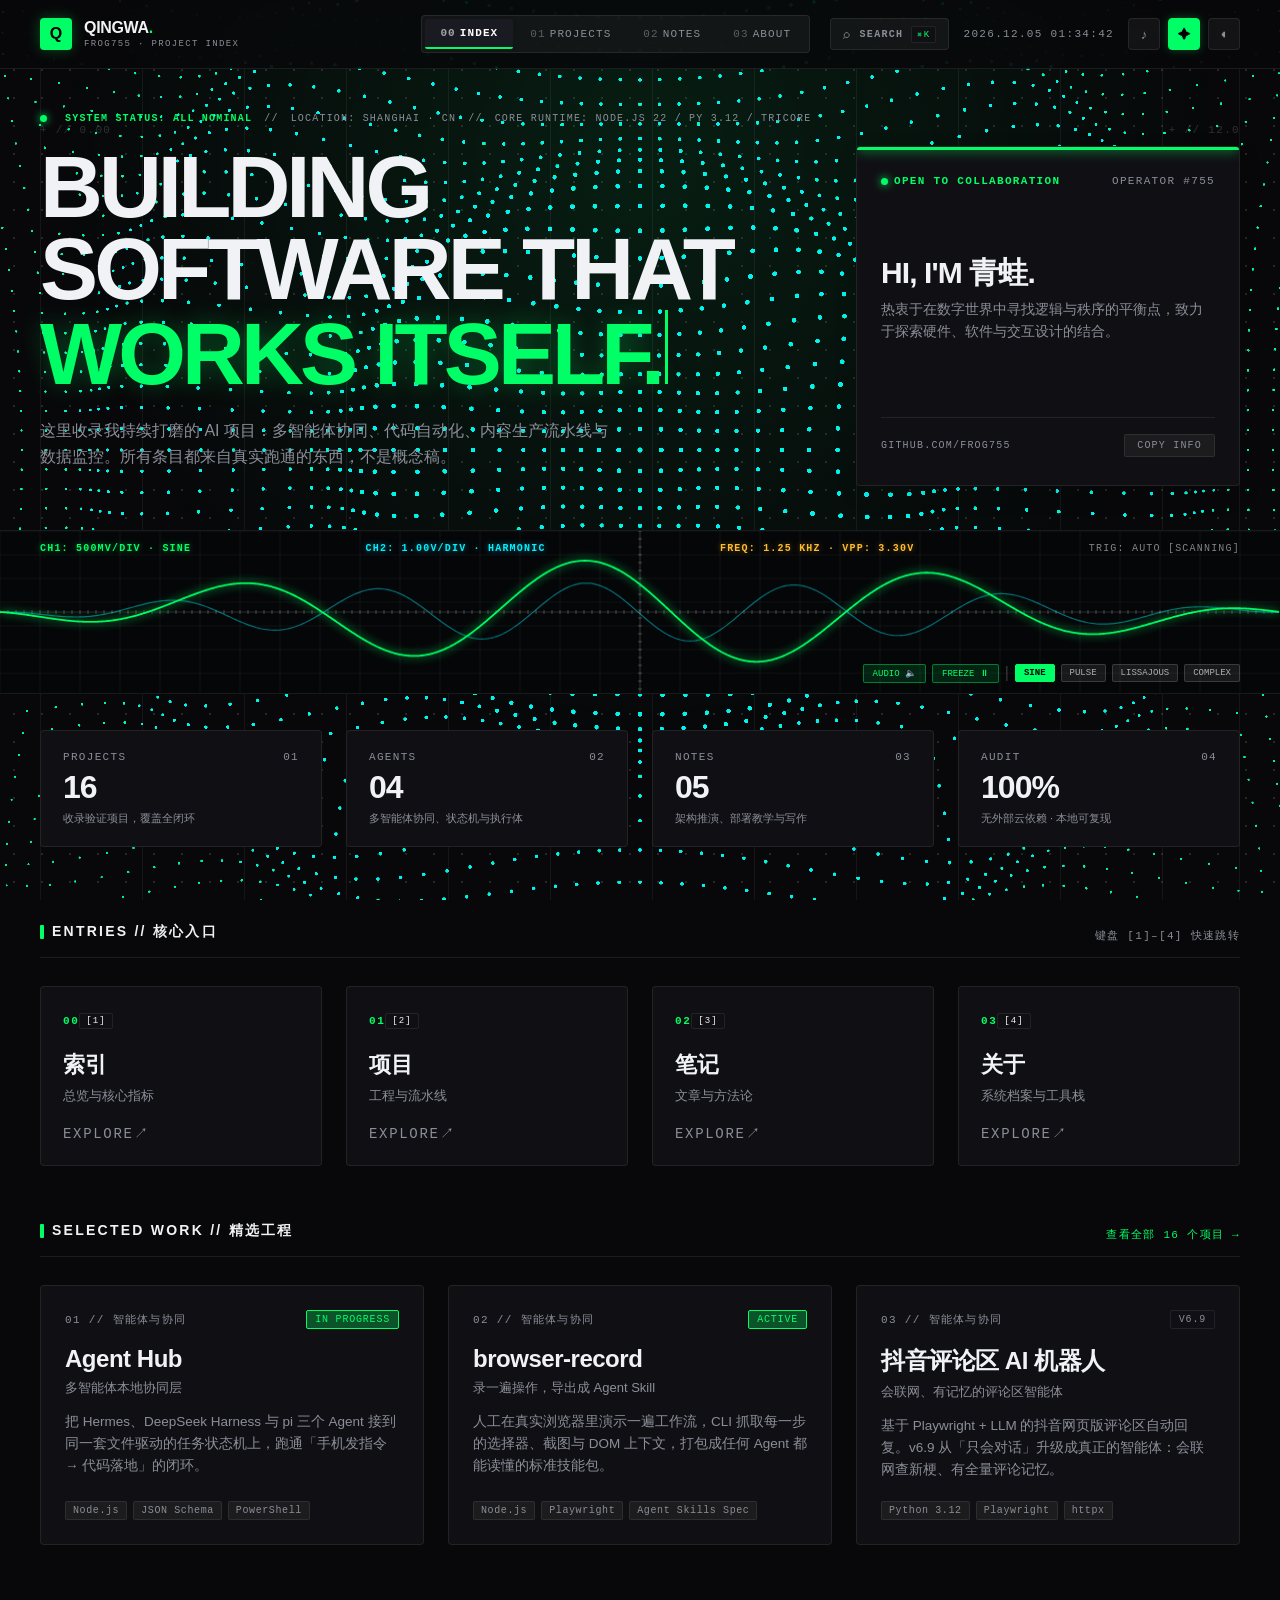
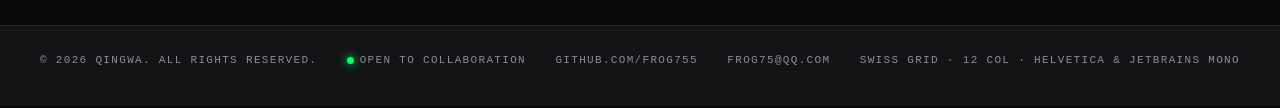
<file: index.html>
<!DOCTYPE html>
<html lang="zh-CN" data-theme="dark">
<head>
<meta charset="UTF-8">
<meta name="viewport" content="width=device-width, initial-scale=1">
<title>QINGWA — Project Index</title>
<meta name="description" content="青蛙 / FROG755 的个人索引站：AI 多智能体协同、开发者工具、内容生产流水线、数据监控与嵌入式项目。">
<link rel="icon" type="image/svg+xml" href="assets/favicon.svg">
<link rel="stylesheet" href="assets/css/style.css">
<!-- 本地优先加载 Three.js 保证零外部阻断；加载失败时页面自动降级 -->
<script src="assets/js/three.min.js"></script>
</head>
<body>

<canvas id="particle-canvas" aria-hidden="true"></canvas>

<div class="grid-lines" aria-hidden="true">
  <span></span><span></span><span></span><span></span><span></span><span></span>
  <span></span><span></span><span></span><span></span><span></span><span></span>
</div>

<header class="masthead">
  <div class="masthead-inner">
    <div class="brand">
      <div class="brand-mark" id="brand-mark">Q</div>
      <div>
        <span class="brand-name" id="brand-name">QINGWA</span>
        <span class="brand-sub mono" id="brand-sub">FROG755 · PROJECT INDEX</span>
      </div>
    </div>

    <nav class="tabs" id="tabs" role="tablist" aria-label="主入口切换"></nav>

    <div class="masthead-right">
      <button class="cmd-trigger mono" id="cmdTrigger" title="全局搜索 (Ctrl+K / ⌘K)">
        <span class="cmd-trigger-icon">⌕</span>
        <span class="cmd-trigger-text">SEARCH</span>
        <span class="cmd-trigger-kbd">⌘K</span>
      </button>
      <span class="clock mono" id="clock"></span>
      <button class="icon-btn" id="soundToggle" title="按键触觉音效" aria-label="按键微音效">♪</button>
      <button class="icon-btn is-on" id="fxToggle" title="切换粒子背景" aria-label="切换粒子背景">&#10022;</button>
      <button class="icon-btn" id="themeToggle" title="切换明暗主题" aria-label="切换明暗主题">&#9686;</button>
    </div>
  </div>
</header>

<main>
  <section class="view" id="view-index" role="tabpanel"></section>
  <section class="view" id="view-projects" role="tabpanel"></section>
  <section class="view" id="view-notes" role="tabpanel"></section>
  <section class="view" id="view-about" role="tabpanel"></section>
</main>

<footer>
  <div class="foot-inner">
    <span class="mono">&copy; 2026 <span id="foot-name"></span>. ALL RIGHTS RESERVED.</span>
    <span class="mono" id="foot-status"></span>
    <span class="mono" id="foot-contact"></span>
    <a class="mono foot-mail" id="foot-email" href="#"></a>
    <span class="mono">SWISS GRID · 12 COL · HELVETICA &amp; JETBRAINS MONO</span>
  </div>
</footer>

<!-- 详情抽屉面板 -->
<div class="sheet" id="sheet" role="dialog" aria-modal="true">
  <div class="sheet-bg" id="sheet-bg"></div>
  <div class="sheet-panel" id="sheet-body"></div>
</div>

<!-- Command Palette 全局命令 / 快捷搜索面板 -->
<div class="cmd-palette" id="cmdPalette" role="dialog" aria-modal="true" hidden>
  <div class="cmd-backdrop" id="cmdBackdrop"></div>
  <div class="cmd-modal">
    <div class="cmd-head">
      <span class="cmd-search-icon">⌕</span>
      <input type="text" class="cmd-input" id="cmdInput" placeholder="搜索项目、笔记、技术栈或快速跳转 (ESC 关闭)..." autocomplete="off" spellcheck="false">
      <span class="cmd-esc mono">ESC</span>
    </div>
    <div class="cmd-body" id="cmdList"></div>
    <div class="cmd-foot mono">
      <span><kbd>↑</kbd><kbd>↓</kbd> 移动选择</span>
      <span><kbd>↵</kbd> 打开</span>
      <span><kbd>ESC</kbd> 退出</span>
    </div>
  </div>
</div>

<!-- Toast 气泡通知 -->
<div class="toast mono" id="toast" aria-live="polite"></div>

<script src="assets/js/data.js"></script>
<script src="assets/js/app.js"></script>
</body>
</html>
</file>
<file: assets/css/style.css>
/* ============================================================
   SWISS STYLE × QINGWA // FROG755
   International Typographic Style + High-Tech Cyber Green Monospaced Systems
   12-Column Grid · Hairlines · Phosphor Oscilloscope · Bento Grid · Cmd+K
   ============================================================ */

:root {
  --paper: #f4f3ef;
  --card: #ffffff;
  --card-hover: #fafaf8;
  --card-elevated: #ffffff;
  --ink: #0b0c0e;
  --sub: #52565e;
  --line: rgba(0, 0, 0, 0.12);
  --line-strong: rgba(0, 0, 0, 0.85);
  --line-subtle: rgba(0, 0, 0, 0.06);
  
  --accent: #007a3d;          /* 瑞士绿 / 经典青蛙深绿（浅底保证极高对比度） */
  --accent-rgb: 0, 122, 61;
  --accent-ink: #ffffff;
  --accent-glow: rgba(0, 122, 61, 0.22);
  --accent-cyan: #00768a;
  
  --hover-bg: rgba(0, 0, 0, 0.05);
  --glass-bg: rgba(244, 243, 239, 0.88);

  --sans: -apple-system, BlinkMacSystemFont, "Segoe UI", Roboto, "Helvetica Neue", "PingFang SC", "Hiragino Sans GB", "Microsoft YaHei", sans-serif;
  --mono: "JetBrains Mono", "SF Mono", "Fira Code", Menlo, Monaco, Consolas, monospace;

  --gut: 24px;
  --edge: 40px;
  --max: 1440px;
  --radius-sm: 4px;
  --radius-md: 6px;
  --transition: 0.18s cubic-bezier(0.16, 1, 0.3, 1);
}

html[data-theme="dark"] {
  --paper: #08080a;
  --card: #101014;
  --card-hover: #16161c;
  --card-elevated: #1a1a22;
  --ink: #f0f2f5;
  --sub: #8b8e99;
  --line: rgba(255, 255, 255, 0.08);
  --line-strong: rgba(255, 255, 255, 0.32);
  --line-subtle: rgba(255, 255, 255, 0.03);

  --accent: #00ff66;          /* 荧光绿 / 赛博终端主色 */
  --accent-rgb: 0, 255, 102;
  --accent-ink: #000000;
  --accent-glow: rgba(0, 255, 102, 0.28);
  --accent-cyan: #00f0ff;

  --hover-bg: rgba(255, 255, 255, 0.05);
  --glass-bg: rgba(8, 8, 10, 0.82);
}

* { box-sizing: border-box; }

html, body {
  margin: 0;
  padding: 0;
  background: var(--paper);
  color: var(--ink);
  font-family: var(--sans);
  -webkit-font-smoothing: antialiased;
  -moz-osx-font-smoothing: grayscale;
  text-rendering: optimizeLegibility;
  transition: background .25s ease, color .25s ease;
  overflow-x: hidden;
}

/* ============================================================
   背景网点与工程坐标图纸质感 (LIGHT & DARK DOT MATRIX)
   ============================================================ */

/* 暗色高科技点阵与微环境辉光 */
html[data-theme="dark"] body::before {
  content: "";
  position: fixed;
  inset: 0;
  pointer-events: none;
  z-index: 0;
  background-image:
    radial-gradient(circle at 50% 18%, rgba(var(--accent-rgb), 0.09) 0%, transparent 60%),
    radial-gradient(circle, rgba(255, 255, 255, 0.12) 1.2px, transparent 1.2px);
  background-size: 100% 100%, 28px 28px;
}

/* 浅色模式：微环境环境光，静止备用点阵（WebGL 粒子提供全屏动态点阵） */
html[data-theme="light"] body::before {
  content: "";
  position: fixed;
  inset: 0;
  pointer-events: none;
  z-index: 0;
  background-image:
    radial-gradient(circle at 50% 12%, rgba(0, 122, 61, 0.04) 0%, transparent 60%);
  background-size: 100% 100%;
}

/* 粒子关闭时的静态备用工程网点 */
body.no-particles::before {
  background-image:
    radial-gradient(circle, rgba(14, 16, 22, 0.24) 1.5px, transparent 1.5px) !important;
  background-size: 26px 26px !important;
}

::selection {
  background: var(--accent);
  color: var(--accent-ink);
}

a { color: inherit; text-decoration: none; }
button { font: inherit; color: inherit; background: none; border: 0; cursor: pointer; padding: 0; }

.mono {
  font-family: var(--mono);
  font-size: 11px;
  letter-spacing: .12em;
  text-transform: uppercase;
}

.wrap {
  max-width: var(--max);
  margin: 0 auto;
  padding: 0 var(--edge);
  position: relative;
}

/* ---------- 瑞士风格工程十字定位准星 (SWISS CROSSHAIRS) ---------- */
.crosshair {
  position: absolute;
  font-family: var(--mono);
  font-size: 11px;
  color: var(--line-strong);
  opacity: 0.5;
  pointer-events: none;
  user-select: none;
  line-height: 1;
}
.crosshair-tl { top: 12px; left: var(--edge); }
.crosshair-tr { top: 12px; right: var(--edge); }

/* ---------- 粒子背景 ---------- */
#particle-canvas {
  position: fixed;
  top: 0; left: 0;
  width: 100vw; height: 100vh;
  pointer-events: none;
  z-index: 0;
  opacity: .95;
  transition: opacity .4s ease;
}
html[data-theme="dark"] #particle-canvas {
  opacity: .95;
}
/* 浅色主题：粒子采用纯正深黑色 NormalBlending 渲染，完全不透明直接叠加在纸张底色上 */
html[data-theme="light"] #particle-canvas {
  opacity: 1;
}
body.no-particles #particle-canvas { display: none; }

/* ---------- 12列背景参考线 ---------- */
.grid-lines {
  position: fixed;
  inset: 0;
  pointer-events: none;
  z-index: 0;
  max-width: var(--max);
  margin: 0 auto;
  padding: 0 var(--edge);
  display: grid;
  grid-template-columns: repeat(12, 1fr);
  gap: var(--gut);
}
.grid-lines span { border-left: 1px solid var(--line); opacity: .75; }
.grid-lines span:last-child { border-right: 1px solid var(--line); }

main, footer { position: relative; z-index: 2; }

/* ---------- Masthead (导航条) ---------- */
.masthead {
  position: sticky;
  top: 0;
  z-index: 40;
  background: var(--glass-bg);
  backdrop-filter: blur(16px);
  -webkit-backdrop-filter: blur(16px);
  border-bottom: 1px solid var(--line);
  transition: border-color .2s;
}
.masthead-inner {
  max-width: var(--max);
  margin: 0 auto;
  padding: 0 var(--edge);
  height: 68px;
  display: flex;
  align-items: center;
  gap: 20px;
}

/* 品牌标识 */
.brand {
  display: flex;
  align-items: center;
  gap: 12px;
  flex: 0 0 auto;
  cursor: pointer;
}
.brand-mark {
  width: 32px;
  height: 32px;
  background: var(--accent);
  color: var(--accent-ink);
  display: grid;
  place-items: center;
  font-weight: 900;
  font-size: 16px;
  border-radius: var(--radius-sm);
  box-shadow: 0 0 14px var(--accent-glow);
  transition: transform .18s ease;
}
.brand:hover .brand-mark { transform: scale(1.08) rotate(-4deg); }
.brand-name {
  font-size: 16px;
  font-weight: 900;
  letter-spacing: -.02em;
  line-height: 1.1;
  text-transform: uppercase;
}
.brand-name em {
  font-style: normal;
  color: var(--accent);
}
.brand-sub {
  display: block;
  color: var(--sub);
  font-size: 9px;
  letter-spacing: .15em;
  margin-top: 2px;
}

/* 主入口切换 Tabs */
.tabs {
  display: flex;
  gap: 2px;
  margin-left: auto;
  background: var(--hover-bg);
  padding: 3px;
  border-radius: var(--radius-sm);
  border: 1px solid var(--line);
}
.tab {
  padding: 8px 15px;
  font-family: var(--mono);
  font-size: 11px;
  letter-spacing: .1em;
  text-transform: uppercase;
  color: var(--sub);
  border-radius: 2px;
  transition: all .16s ease;
  white-space: nowrap;
  position: relative;
}
.tab:hover {
  color: var(--ink);
  background: var(--hover-bg);
}
.tab.is-active {
  background: var(--card-elevated);
  color: var(--ink);
  font-weight: 700;
  box-shadow: 0 1px 4px rgba(0,0,0,0.12);
}
html[data-theme="dark"] .tab.is-active {
  color: #fff;
  border-bottom: 2px solid var(--accent);
}
html[data-theme="light"] .tab.is-active {
  border-bottom: 2px solid var(--accent);
}

/* 快捷搜索按钮 (Cmd+K) */
.cmd-trigger {
  display: inline-flex;
  align-items: center;
  gap: 8px;
  height: 32px;
  padding: 0 12px;
  background: var(--hover-bg);
  border: 1px solid var(--line);
  border-radius: var(--radius-sm);
  color: var(--sub);
  transition: all .16s ease;
  cursor: pointer;
}
.cmd-trigger:hover {
  border-color: var(--accent);
  color: var(--ink);
}
.cmd-trigger-icon { font-size: 13px; }
.cmd-trigger-text { font-size: 10px; font-weight: 600; }
.cmd-trigger-kbd {
  font-size: 9px;
  padding: 2px 5px;
  background: var(--card);
  border: 1px solid var(--line);
  border-radius: 2px;
  color: var(--accent);
}

/* 顶部右侧控制群 */
.masthead-right {
  display: flex;
  align-items: center;
  gap: 8px;
  flex: 0 0 auto;
}
.clock {
  color: var(--sub);
  font-size: 11px;
  padding: 0 6px;
}
.icon-btn {
  width: 32px;
  height: 32px;
  border: 1px solid var(--line);
  border-radius: var(--radius-sm);
  display: grid;
  place-items: center;
  font-size: 13px;
  background: var(--hover-bg);
  color: var(--sub);
  transition: all .15s ease;
}
.icon-btn:hover {
  background: var(--ink);
  color: var(--paper);
  border-color: var(--ink);
}
.icon-btn.is-on {
  background: var(--accent);
  color: var(--accent-ink);
  border-color: var(--accent);
  box-shadow: 0 0 10px var(--accent-glow);
}

/* 状态指示点 */
.status-dot {
  display: inline-block;
  width: 7px;
  height: 7px;
  background: var(--accent);
  border-radius: 50%;
  margin-right: 6px;
  box-shadow: 0 0 8px var(--accent);
  animation: pulse 2.2s cubic-bezier(0.4, 0, 0.6, 1) infinite;
  vertical-align: middle;
}
@keyframes pulse {
  0%, 100% { opacity: 1; transform: scale(1); }
  50% { opacity: 0.35; transform: scale(0.85); }
}

/* ---------- Views (视图) ---------- */
.view { display: none; }
.view.is-active {
  display: block;
  animation: rise .32s cubic-bezier(.16, 1, .3, 1) both;
}
@keyframes rise {
  from { opacity: 0; transform: translateY(12px); }
  to { opacity: 1; transform: translateY(0); }
}

.section { padding: 56px 0 0; position: relative; }
.section-head {
  display: flex;
  align-items: baseline;
  gap: 16px;
  border-bottom: 1px solid var(--line);
  padding-bottom: 14px;
  margin-bottom: 28px;
}
.section-title {
  font-size: 14px;
  font-weight: 700;
  letter-spacing: .16em;
  text-transform: uppercase;
  margin: 0;
  display: flex;
  align-items: center;
  gap: 8px;
}
.section-title::before {
  content: "";
  display: inline-block;
  width: 4px;
  height: 14px;
  background: var(--accent);
  border-radius: 1px;
}
.section-meta {
  margin-left: auto;
  color: var(--sub);
  font-size: 11px;
}

/* ---------- Hero (INDEX) ---------- */
.hero { padding: 44px 0 0; position: relative; }

/* 遥测状态条 */
.telemetry {
  display: flex;
  align-items: center;
  gap: 12px;
  color: var(--sub);
  font-size: 10px;
  margin-bottom: 22px;
  flex-wrap: wrap;
}
.telemetry span.active { color: var(--accent); font-weight: 600; }

.hero-grid {
  display: grid;
  grid-template-columns: repeat(12, 1fr);
  gap: var(--gut);
  align-items: stretch;
}
.hero-title-box {
  grid-column: 1 / span 8;
  display: flex;
  flex-direction: column;
  justify-content: space-between;
}
.hero-title {
  font-size: clamp(38px, 6.8vw, 98px);
  line-height: .94;
  letter-spacing: -.045em;
  font-weight: 850;
  margin: 0;
}
.hero-title em {
  font-style: normal;
  color: var(--accent);
  text-shadow: 0 0 24px var(--accent-glow);
  position: relative;
}
/* 打字机光标闪烁 */
.typewriter-cursor {
  display: inline-block;
  width: 3px;
  height: 0.85em;
  background: var(--accent);
  margin-left: 4px;
  vertical-align: baseline;
  animation: cursorBlink 0.9s infinite;
}
@keyframes cursorBlink { 0%, 100% { opacity: 1; } 50% { opacity: 0; } }

.hero-subtag {
  font-size: 16px;
  color: var(--sub);
  margin-top: 24px;
  line-height: 1.6;
  max-width: 580px;
}

/* 高科技操作员身份卡 (OPERATOR CARD) */
.identity {
  grid-column: 9 / span 4;
  background: var(--card);
  border: 1px solid var(--line);
  padding: 28px 24px;
  display: flex;
  flex-direction: column;
  justify-content: space-between;
  border-radius: var(--radius-sm);
  position: relative;
  overflow: hidden;
  box-shadow: 0 8px 24px rgba(0,0,0,0.1);
  transition: all .2s ease;
}
.identity::before {
  content: "";
  position: absolute;
  top: 0; left: 0; right: 0;
  height: 3px;
  background: var(--accent);
  box-shadow: 0 0 12px var(--accent);
}
.identity:hover {
  border-color: var(--accent);
  transform: translateY(-2px);
}
.identity-top {
  display: flex;
  justify-content: space-between;
  align-items: center;
  color: var(--sub);
}
.identity-badge {
  color: var(--accent);
  font-weight: 700;
  letter-spacing: .12em;
}
.identity h2 {
  font-size: 30px;
  font-weight: 900;
  letter-spacing: -.03em;
  line-height: 1.1;
  margin: 16px 0 10px;
}
.identity p {
  margin: 0;
  font-size: 13.5px;
  line-height: 1.65;
  color: var(--sub);
}
.identity-foot {
  margin-top: 20px;
  padding-top: 16px;
  border-top: 1px solid var(--line);
  display: flex;
  justify-content: space-between;
  align-items: center;
}
.copy-badge-btn {
  display: inline-flex;
  align-items: center;
  gap: 6px;
  padding: 5px 12px;
  background: var(--hover-bg);
  border: 1px solid var(--line);
  border-radius: 2px;
  font-size: 10px;
  color: var(--sub);
  transition: all .15s;
}
.copy-badge-btn:hover {
  color: var(--accent);
  border-color: var(--accent);
  background: var(--card);
}

/* ---------- 示波器 (DUAL-CHANNEL DSO) ---------- */
.scope-wrap {
  margin-top: 44px;
  border-top: 1px solid var(--line);
  border-bottom: 1px solid var(--line);
  background: #050608;
  position: relative;
  height: 164px;
  overflow: hidden;
  transition: background .25s ease, border-color .25s ease;
}

/* 浅色主题下的示波器：瑞士白底工程图表质感 (MIL-SPEC TECHNICAL RECORDER) */
html[data-theme="light"] .scope-wrap {
  background: #ffffff;
  border-top: 1px solid rgba(0, 0, 0, 0.12);
  border-bottom: 1px solid rgba(0, 0, 0, 0.12);
  box-shadow: inset 0 1px 3px rgba(0, 0, 0, 0.04);
}

.scope-canvas {
  display: block;
  width: 100%;
  height: 100%;
}
.scope-hud {
  position: absolute;
  top: 12px;
  left: var(--edge);
  right: var(--edge);
  display: flex;
  justify-content: space-between;
  align-items: center;
  pointer-events: none;
  color: rgba(255, 255, 255, 0.5);
  font-size: 10px;
  letter-spacing: .12em;
  z-index: 4;
}
.scope-hud-ch1 { color: #00ff66; font-weight: 600; text-shadow: 0 0 6px rgba(0,255,102,0.5); }
.scope-hud-ch2 { color: #00f0ff; font-weight: 600; text-shadow: 0 0 6px rgba(0,240,255,0.5); }
.scope-hud-measure {
  color: #ffbd2e;
  font-weight: 600;
  text-shadow: 0 0 6px rgba(255,189,46,0.4);
}

/* 浅色模式下 HUD 字体颜色适配 */
html[data-theme="light"] .scope-hud {
  color: rgba(0, 0, 0, 0.55);
}
html[data-theme="light"] .scope-hud-ch1 {
  color: #007a3d;
  font-weight: 700;
  text-shadow: none;
}
html[data-theme="light"] .scope-hud-ch2 {
  color: #006b85;
  font-weight: 700;
  text-shadow: none;
}
html[data-theme="light"] .scope-hud-measure {
  color: #b35900;
  font-weight: 700;
  text-shadow: none;
}

.scope-controls {
  position: absolute;
  bottom: 10px;
  right: var(--edge);
  display: flex;
  gap: 6px;
  z-index: 5;
  align-items: center;
}
.scope-mode-btn {
  padding: 3px 8px;
  font-size: 9px;
  font-family: var(--mono);
  background: rgba(255, 255, 255, 0.08);
  color: rgba(255, 255, 255, 0.65);
  border: 1px solid rgba(255, 255, 255, 0.15);
  border-radius: 2px;
  transition: all .15s;
}
.scope-mode-btn:hover, .scope-mode-btn.is-active {
  background: var(--accent);
  color: #000;
  border-color: var(--accent);
  font-weight: 700;
}
.scope-action-btn {
  padding: 3px 9px;
  font-size: 9px;
  font-family: var(--mono);
  background: rgba(0, 255, 102, 0.12);
  color: #00ff66;
  border: 1px solid rgba(0, 255, 102, 0.4);
  border-radius: 2px;
  transition: all .15s;
  display: inline-flex;
  align-items: center;
  gap: 4px;
}
.scope-action-btn:hover, .scope-action-btn.is-active {
  background: #00ff66;
  color: #000;
  font-weight: 700;
}

/* 浅色主题下示波器按钮适配 */
html[data-theme="light"] .scope-mode-btn {
  background: rgba(0, 0, 0, 0.04);
  color: rgba(0, 0, 0, 0.7);
  border: 1px solid rgba(0, 0, 0, 0.15);
}
html[data-theme="light"] .scope-mode-btn:hover,
html[data-theme="light"] .scope-mode-btn.is-active {
  background: #007a3d;
  color: #ffffff;
  border-color: #007a3d;
}
html[data-theme="light"] .scope-action-btn {
  background: rgba(0, 122, 61, 0.08);
  color: #007a3d;
  border: 1px solid rgba(0, 122, 61, 0.35);
}
html[data-theme="light"] .scope-action-btn:hover,
html[data-theme="light"] .scope-action-btn.is-active {
  background: #007a3d;
  color: #ffffff;
}

/* ---------- 核心数据指标 (HERO FOOT STATS) ---------- */
.hero-foot {
  display: grid;
  grid-template-columns: repeat(12, 1fr);
  gap: var(--gut);
  padding: 36px 0 20px;
}
.stat-box {
  grid-column: span 3;
  padding: 20px 22px;
  background: var(--card);
  border: 1px solid var(--line);
  border-radius: var(--radius-sm);
  transition: all .2s;
  position: relative;
  overflow: hidden;
}
.stat-box:hover {
  border-color: var(--accent);
  transform: translateY(-2px);
  box-shadow: 0 8px 24px rgba(0,0,0,0.1);
}
.stat-k {
  display: flex;
  justify-content: space-between;
  color: var(--sub);
  margin-bottom: 8px;
}
.stat-v {
  font-size: 32px;
  font-weight: 800;
  letter-spacing: -.03em;
  color: var(--ink);
  line-height: 1;
}
.stat-desc {
  font-size: 11px;
  color: var(--sub);
  margin-top: 8px;
}

/* ---------- 入口卡片 (ENTRIES) ---------- */
.entries {
  display: grid;
  grid-template-columns: repeat(4, 1fr);
  gap: var(--gut);
}
.entry {
  border: 1px solid var(--line);
  background: var(--card);
  padding: 26px 22px 22px;
  text-align: left;
  display: flex;
  flex-direction: column;
  justify-content: space-between;
  transition: all .22s cubic-bezier(.16, 1, .3, 1);
  min-height: 180px;
  position: relative;
  border-radius: var(--radius-sm);
  overflow: hidden;
}
.entry::before {
  content: "";
  position: absolute;
  inset: 0;
  background: radial-gradient(350px circle at var(--mouse-x, 50%) var(--mouse-y, 50%), rgba(var(--accent-rgb), 0.08), transparent 75%);
  opacity: 0;
  transition: opacity .25s ease;
  pointer-events: none;
}
.entry:hover::before { opacity: 1; }
.entry:hover {
  transform: translateY(-3px);
  border-color: var(--accent);
  box-shadow: 0 10px 30px rgba(0,0,0,0.12);
}
.entry-top { display: flex; justify-content: space-between; align-items: center; }
.entry-num { font-family: var(--mono); font-size: 11px; letter-spacing: .14em; color: var(--accent); font-weight: 700; }
.entry-title { font-size: 22px; font-weight: 800; letter-spacing: -.02em; margin: 20px 0 6px; }
.entry-sub { display: block; font-size: 13px; color: var(--sub); line-height: 1.5; }
.entry-arrow {
  margin-top: 18px;
  display: flex;
  justify-content: space-between;
  align-items: center;
  font-size: 14px;
  color: var(--sub);
  transition: color .2s;
}
.entry:hover .entry-arrow { color: var(--accent); }
.entry-shortcut {
  font-size: 9px;
  padding: 2px 6px;
  border: 1px solid var(--line);
  border-radius: 2px;
}

/* ---------- 精选项目 (FEATURED WORK) ---------- */
.featured {
  display: grid;
  grid-template-columns: repeat(3, 1fr);
  gap: var(--gut);
}
.fcard {
  border: 1px solid var(--line);
  background: var(--card);
  padding: 24px;
  border-radius: var(--radius-sm);
  cursor: pointer;
  display: flex;
  flex-direction: column;
  justify-content: space-between;
  position: relative;
  overflow: hidden;
  transition: all .22s cubic-bezier(.16, 1, .3, 1);
}
.fcard::after {
  content: "";
  position: absolute;
  top: 0; left: 0; right: 0;
  height: 2px;
  background: var(--accent);
  opacity: 0;
  transition: opacity .2s;
}
.fcard:hover::after { opacity: 1; }
.fcard:hover {
  transform: translateY(-4px);
  border-color: var(--accent);
  box-shadow: 0 12px 32px rgba(0,0,0,0.14);
}
.fcard-top {
  display: flex;
  justify-content: space-between;
  align-items: center;
  margin-bottom: 16px;
  color: var(--sub);
}
.fcard-title {
  font-size: 24px;
  font-weight: 800;
  letter-spacing: -.02em;
  margin: 0 0 6px;
  transition: color .18s;
}
.fcard:hover .fcard-title { color: var(--accent); }
.fcard-sub {
  font-size: 13px;
  color: var(--sub);
  margin: 0 0 14px;
  font-weight: 500;
}
.fcard-desc {
  font-size: 13.5px;
  line-height: 1.65;
  color: var(--sub);
  margin: 0 0 20px;
}
.fcard-tags {
  display: flex;
  flex-wrap: wrap;
  gap: 6px;
  margin-top: auto;
}
.mini-tag {
  font-family: var(--mono);
  font-size: 10px;
  letter-spacing: .06em;
  background: var(--hover-bg);
  border: 1px solid var(--line);
  padding: 3px 7px;
  border-radius: 2px;
  color: var(--sub);
}

/* ---------- Projects View (项目视图) ---------- */
.projects-toolbar {
  display: flex;
  flex-direction: column;
  gap: 18px;
  margin-bottom: 32px;
}

/* 实时搜索框与操作条 */
.search-bar-row {
  display: flex;
  gap: 12px;
  align-items: center;
}
.search-bar {
  flex: 1;
  display: flex;
  align-items: center;
  gap: 12px;
  background: var(--card);
  border: 1px solid var(--line);
  border-radius: var(--radius-sm);
  padding: 10px 16px;
  transition: all .2s;
}
.search-bar:focus-within {
  border-color: var(--accent);
  box-shadow: 0 0 0 2px var(--accent-glow);
}
.search-icon { font-size: 16px; color: var(--sub); }
.search-input {
  flex: 1;
  border: 0;
  outline: 0;
  background: none;
  font-size: 14px;
  font-family: inherit;
  color: var(--ink);
}
.search-input::placeholder { color: var(--sub); opacity: .7; }
.search-clear {
  color: var(--sub);
  font-size: 14px;
  padding: 2px 6px;
  border-radius: 2px;
  display: none;
}
.search-clear:hover { color: var(--ink); }

.random-btn {
  height: 42px;
  padding: 0 14px;
  background: var(--card);
  border: 1px solid var(--line);
  border-radius: var(--radius-sm);
  color: var(--sub);
  font-family: var(--mono);
  font-size: 11px;
  display: inline-flex;
  align-items: center;
  gap: 6px;
  transition: all .16s;
  white-space: nowrap;
}
.random-btn:hover {
  border-color: var(--accent);
  color: var(--accent);
  background: var(--hover-bg);
}

/* 筛选与视图切换条 */
.filter-row {
  display: flex;
  justify-content: space-between;
  align-items: center;
  flex-wrap: wrap;
  gap: 16px;
}
.filters {
  display: flex;
  flex-wrap: wrap;
  gap: 8px;
}
.chip {
  padding: 7px 14px;
  border: 1px solid var(--line);
  border-radius: var(--radius-sm);
  font-family: var(--mono);
  font-size: 11px;
  letter-spacing: .08em;
  text-transform: uppercase;
  color: var(--sub);
  transition: all .16s ease;
  display: inline-flex;
  align-items: center;
  gap: 6px;
  background: var(--card);
}
.chip-count {
  font-size: 9px;
  padding: 1px 5px;
  background: var(--hover-bg);
  border-radius: 10px;
  color: var(--sub);
}
.chip:hover {
  border-color: var(--line-strong);
  color: var(--ink);
}
.chip.is-active {
  background: var(--ink);
  color: var(--paper);
  border-color: var(--ink);
}
.chip.is-active .chip-count {
  background: var(--accent);
  color: var(--accent-ink);
  font-weight: 700;
}

/* 视图切换按钮 (List / Bento) */
.view-mode-toggle {
  display: flex;
  background: var(--hover-bg);
  border: 1px solid var(--line);
  border-radius: var(--radius-sm);
  padding: 2px;
}
.view-btn {
  padding: 5px 12px;
  font-family: var(--mono);
  font-size: 10px;
  letter-spacing: .1em;
  color: var(--sub);
  border-radius: 2px;
  transition: all .15s;
}
.view-btn:hover { color: var(--ink); }
.view-btn.is-active {
  background: var(--card);
  color: var(--ink);
  font-weight: 700;
  box-shadow: 0 1px 3px rgba(0,0,0,0.1);
}

/* ---------- 1. List View (列表模式) ---------- */
.plist {
  border-top: 1px solid var(--line);
}
.prow {
  display: grid;
  grid-template-columns: 52px minmax(0, 3fr) minmax(0, 4.2fr) 130px 110px 24px;
  gap: var(--gut);
  align-items: center;
  padding: 20px 12px;
  border-bottom: 1px solid var(--line);
  cursor: pointer;
  transition: all .16s ease;
  border-radius: 2px;
}
.prow:hover {
  background: var(--card);
  padding-left: 20px;
  border-color: var(--accent);
}
.prow:hover .prow-title { color: var(--accent); }
.prow-num {
  font-family: var(--mono);
  font-size: 12px;
  color: var(--sub);
  letter-spacing: .08em;
  font-weight: 600;
}
.prow-title {
  font-size: 20px;
  font-weight: 750;
  letter-spacing: -.02em;
  margin: 0 0 4px;
  transition: color .15s;
}
.prow-sub { font-size: 12.5px; color: var(--sub); }
.prow-desc {
  font-size: 13.5px;
  line-height: 1.55;
  color: var(--sub);
  margin: 0;
}
.prow-cat {
  font-family: var(--mono);
  font-size: 10px;
  letter-spacing: .08em;
  text-transform: uppercase;
  color: var(--sub);
}
.status {
  font-family: var(--mono);
  font-size: 10px;
  letter-spacing: .08em;
  border: 1px solid var(--line);
  padding: 3px 8px;
  display: inline-flex;
  align-items: center;
  border-radius: 2px;
  white-space: nowrap;
}
.status[data-s="IN PROGRESS"], .status[data-s="ACTIVE"] {
  color: var(--accent);
  border-color: var(--accent);
  background: var(--accent-glow);
}
.status[data-s="SHIPPED"], .status[data-s="RELEASED"] {
  color: var(--accent);
  border-color: var(--accent);
}
.prow-arrow {
  text-align: right;
  color: var(--sub);
  transition: transform .15s;
}
.prow:hover .prow-arrow {
  transform: translateX(4px);
  color: var(--accent);
}

/* ---------- 2. Bento Grid View (便当盒卡片模式) ---------- */
.pbento {
  display: grid;
  grid-template-columns: repeat(3, 1fr);
  gap: var(--gut);
}
.bento-card {
  border: 1px solid var(--line);
  background: var(--card);
  padding: 24px;
  border-radius: var(--radius-sm);
  display: flex;
  flex-direction: column;
  justify-content: space-between;
  cursor: pointer;
  transition: all .22s cubic-bezier(.16, 1, .3, 1);
  position: relative;
  overflow: hidden;
}
.bento-card::before {
  content: "";
  position: absolute;
  inset: 0;
  background: radial-gradient(300px circle at var(--mouse-x, 50%) var(--mouse-y, 50%), rgba(var(--accent-rgb), 0.08), transparent 70%);
  opacity: 0;
  transition: opacity .2s;
  pointer-events: none;
}
.bento-card:hover::before { opacity: 1; }
.bento-card:hover {
  transform: translateY(-4px);
  border-color: var(--accent);
  box-shadow: 0 12px 30px rgba(0,0,0,0.12);
}
.bento-top {
  display: flex;
  justify-content: space-between;
  align-items: center;
  margin-bottom: 14px;
}
.bento-cat {
  font-family: var(--mono);
  font-size: 10px;
  letter-spacing: .1em;
  color: var(--sub);
}
.bento-title {
  font-size: 22px;
  font-weight: 800;
  letter-spacing: -.02em;
  margin: 0 0 6px;
  transition: color .16s;
}
.bento-card:hover .bento-title { color: var(--accent); }
.bento-sub {
  font-size: 13px;
  color: var(--sub);
  margin: 0 0 12px;
}
.bento-desc {
  font-size: 13.5px;
  line-height: 1.6;
  color: var(--sub);
  margin: 0 0 20px;
}
.bento-foot {
  display: flex;
  justify-content: space-between;
  align-items: center;
  margin-top: auto;
  padding-top: 14px;
  border-top: 1px solid var(--line);
}

/* 搜索无结果提示 */
.empty-state {
  text-align: center;
  padding: 64px 20px;
  color: var(--sub);
}
.empty-state h3 { font-size: 18px; margin: 12px 0 6px; color: var(--ink); }

/* ---------- Notes View (笔记视图) ---------- */
.notes-container {
  display: flex;
  flex-direction: column;
}
.note {
  display: grid;
  grid-template-columns: 100px minmax(0, 1fr) 140px;
  gap: var(--gut);
  padding: 26px 14px;
  border-bottom: 1px solid var(--line);
  transition: all .16s ease;
  align-items: baseline;
  border-radius: 2px;
  cursor: pointer;
}
.note:hover {
  background: var(--card);
  padding-left: 22px;
  border-color: var(--accent);
}
.note:hover .note-title { color: var(--accent); }
.note-date {
  font-family: var(--mono);
  font-size: 12px;
  color: var(--sub);
  letter-spacing: .06em;
}
.note-title {
  font-size: 22px;
  font-weight: 750;
  letter-spacing: -.02em;
  margin: 0 0 8px;
  transition: color .15s;
}
.note-desc {
  font-size: 14px;
  line-height: 1.65;
  color: var(--sub);
  margin: 0;
  max-width: 65ch;
}
.note-meta {
  text-align: right;
  display: flex;
  flex-direction: column;
  gap: 6px;
  align-items: flex-end;
}
.note-tag {
  font-family: var(--mono);
  font-size: 10px;
  letter-spacing: .1em;
  text-transform: uppercase;
  color: var(--accent);
  background: var(--accent-glow);
  padding: 2px 8px;
  border-radius: 2px;
}
.note-read {
  font-family: var(--mono);
  font-size: 10px;
  color: var(--sub);
}

/* ---------- About View (关于视图) ---------- */
.about-grid {
  display: grid;
  grid-template-columns: repeat(12, 1fr);
  gap: var(--gut);
}
.about-lead { grid-column: 1 / span 7; }
.about-lead p {
  font-size: 18px;
  line-height: 1.65;
  letter-spacing: -.01em;
  margin: 0 0 18px;
  color: var(--ink);
}
.about-facts {
  grid-column: 9 / span 4;
  display: flex;
  flex-direction: column;
  gap: 12px;
}
.fact {
  display: flex;
  justify-content: space-between;
  align-items: baseline;
  gap: 16px;
  padding: 12px 0;
  border-bottom: 1px solid var(--line);
}
.fact-k {
  font-family: var(--mono);
  font-size: 11px;
  letter-spacing: .08em;
  text-transform: uppercase;
  color: var(--sub);
  flex: 0 0 auto;
}
.fact-v {
  font-size: 14px;
  text-align: right;
  font-weight: 600;
}

/* 赛博命令行终端诊断卡 (CLI DIAGNOSTIC WIDGET) */
.cli-widget {
  grid-column: 1 / span 12;
  margin-top: 24px;
  background: #090a0f;
  border: 1px solid var(--line-strong);
  border-radius: var(--radius-sm);
  padding: 20px 24px;
  font-family: var(--mono);
  color: #c9d1d9;
  font-size: 12.5px;
  line-height: 1.7;
  position: relative;
  box-shadow: 0 10px 30px rgba(0,0,0,0.25);
}
html[data-theme="light"] .cli-widget {
  background: #11141a;
  color: #e6edf3;
}
.cli-head {
  display: flex;
  align-items: center;
  justify-content: space-between;
  margin-bottom: 14px;
  padding-bottom: 10px;
  border-bottom: 1px solid rgba(255,255,255,0.08);
}
.cli-head-left { display: flex; align-items: center; gap: 8px; }
.cli-dot { width: 10px; height: 10px; border-radius: 50%; display: inline-block; }
.cli-dot.red { background: #ff5f56; }
.cli-dot.yellow { background: #ffbd2e; }
.cli-dot.green { background: #27c93f; }
.cli-title { font-size: 11px; color: rgba(255,255,255,0.4); margin-left: 6px; }
.cli-prompt { color: var(--accent); font-weight: 700; }
.cli-out { color: #8b949e; }
.cli-highlight { color: #58a6ff; font-weight: 600; }
.cli-accent { color: var(--accent); font-weight: 600; }

.cli-shortcuts {
  margin-top: 14px;
  padding-top: 10px;
  border-top: 1px solid rgba(255,255,255,0.08);
  display: flex;
  flex-wrap: wrap;
  gap: 8px;
}
.cli-cmd-chip {
  font-size: 10px;
  padding: 3px 8px;
  background: rgba(255, 255, 255, 0.06);
  border: 1px solid rgba(255, 255, 255, 0.15);
  border-radius: 2px;
  color: var(--accent);
  cursor: pointer;
  transition: all .15s;
}
.cli-cmd-chip:hover {
  background: var(--accent);
  color: #000;
  font-weight: 700;
}

/* 理念卡 (PHILOSOPHY) */
.motto {
  border: 1px solid var(--line);
  background: var(--card);
  padding: 36px 36px 32px;
  margin-top: 28px;
  border-radius: var(--radius-sm);
  position: relative;
  overflow: hidden;
}
.motto::before {
  content: "“";
  position: absolute;
  right: 24px;
  top: -20px;
  font-size: 160px;
  line-height: 1;
  font-family: Georgia, serif;
  color: var(--line);
  opacity: .5;
  pointer-events: none;
}
.motto-label {
  font-family: var(--mono);
  font-size: 11px;
  letter-spacing: .14em;
  color: var(--accent);
  font-weight: 700;
}
.motto h3 {
  font-size: clamp(28px, 4vw, 44px);
  font-weight: 800;
  letter-spacing: -.03em;
  margin: 12px 0 16px;
  line-height: 1.15;
}
.motto h3 em {
  font-style: normal;
  color: var(--accent);
}
.motto p {
  font-size: 16px;
  line-height: 1.75;
  color: var(--sub);
  margin: 0;
  max-width: 68ch;
}

/* 工具栈网格 (TOOLKIT) */
.stack-grid {
  display: grid;
  grid-template-columns: repeat(4, 1fr);
  gap: var(--gut);
}
.stack-col {
  background: var(--card);
  border: 1px solid var(--line);
  padding: 22px;
  border-radius: var(--radius-sm);
  transition: all .2s;
}
.stack-col:hover {
  border-color: var(--accent);
  transform: translateY(-2px);
}
.stack-col h4 {
  font-family: var(--mono);
  font-size: 11px;
  letter-spacing: .14em;
  text-transform: uppercase;
  margin: 0 0 16px;
  padding-bottom: 10px;
  border-bottom: 1px solid var(--line);
  color: var(--ink);
  display: flex;
  align-items: center;
  gap: 8px;
}
.stack-col h4::before {
  content: "";
  width: 6px;
  height: 6px;
  background: var(--accent);
  border-radius: 1px;
}
.stack-col ul { list-style: none; margin: 0; padding: 0; }
.stack-col li {
  font-size: 13.5px;
  padding: 8px 0;
  color: var(--sub);
  border-bottom: 1px solid var(--line-subtle);
  display: flex;
  justify-content: space-between;
  align-items: center;
  cursor: pointer;
  transition: color .15s;
}
.stack-col li:hover {
  color: var(--accent);
}
.stack-col li::after {
  content: "→";
  font-size: 11px;
  opacity: 0;
  transform: translateX(-4px);
  transition: all .15s;
}
.stack-col li:hover::after {
  opacity: 1;
  transform: none;
}

/* 联系方式网格 (CONTACT) */
.contact-grid {
  border-top: 1px solid var(--line);
}
.contact-row {
  display: grid;
  grid-template-columns: 130px minmax(0, 1fr) 80px;
  gap: var(--gut);
  align-items: center;
  padding: 22px 12px;
  border-bottom: 1px solid var(--line);
  transition: all .16s ease;
  cursor: pointer;
  border-radius: 2px;
}
.contact-row:hover {
  background: var(--card);
  padding-left: 20px;
  border-color: var(--accent);
}
.contact-row:hover .contact-v { color: var(--accent); }
.contact-k {
  font-family: var(--mono);
  font-size: 11px;
  letter-spacing: .12em;
  text-transform: uppercase;
  color: var(--sub);
}
.contact-v {
  font-family: var(--mono);
  font-size: clamp(14px, 1.6vw, 18px);
  transition: color .15s;
  word-break: break-all;
  font-weight: 500;
}
.contact-go {
  text-align: right;
  color: var(--sub);
  transition: transform .15s;
}
.contact-row:hover .contact-go {
  color: var(--accent);
  transform: scale(1.08);
}

/* ---------- Detail Sheet (抽屉面板) ---------- */
.sheet {
  position: fixed;
  inset: 0;
  z-index: 100;
  display: none;
}
.sheet.is-open { display: block; }
.sheet-bg {
  position: absolute;
  inset: 0;
  background: rgba(0,0,0,0.65);
  backdrop-filter: blur(8px);
  -webkit-backdrop-filter: blur(8px);
  animation: fade .25s ease both;
}
@keyframes fade { from { opacity: 0; } to { opacity: 1; } }

.sheet-panel {
  position: absolute;
  top: 0; right: 0;
  height: 100%;
  width: min(840px, 100%);
  background: var(--paper);
  border-left: 1px solid var(--line-strong);
  overflow-y: auto;
  padding: 40px 48px 80px;
  animation: slide .28s cubic-bezier(.16, 1, .3, 1) both;
  z-index: 2;
  box-shadow: -10px 0 40px rgba(0,0,0,0.3);
}
@keyframes slide {
  from { transform: translateX(50px); opacity: 0; }
  to { transform: translateX(0); opacity: 1; }
}

/* 抽屉顶部导航条 */
.sheet-nav {
  display: flex;
  justify-content: space-between;
  align-items: center;
  padding-bottom: 20px;
  margin-bottom: 24px;
  border-bottom: 1px solid var(--line);
}
.sheet-nav-left {
  display: flex;
  align-items: center;
  gap: 12px;
}
.sheet-nav-actions {
  display: flex;
  align-items: center;
  gap: 8px;
}
.sheet-btn {
  height: 32px;
  padding: 0 12px;
  border: 1px solid var(--line);
  border-radius: var(--radius-sm);
  background: var(--hover-bg);
  font-family: var(--mono);
  font-size: 11px;
  display: inline-flex;
  align-items: center;
  gap: 6px;
  color: var(--sub);
  transition: all .15s;
}
.sheet-btn:hover {
  color: var(--ink);
  border-color: var(--line-strong);
  background: var(--card);
}
.sheet-close-btn {
  width: 32px;
  height: 32px;
  display: grid;
  place-items: center;
  border: 1px solid var(--line);
  border-radius: var(--radius-sm);
  color: var(--sub);
  transition: all .15s;
}
.sheet-close-btn:hover {
  background: var(--accent);
  color: var(--accent-ink);
  border-color: var(--accent);
}

.sheet-title {
  font-size: clamp(32px, 4.8vw, 50px);
  font-weight: 850;
  letter-spacing: -.035em;
  line-height: 1.08;
  margin: 14px 0 8px;
}
.sheet-sub {
  font-size: 16px;
  color: var(--sub);
  margin: 0 0 24px;
  font-weight: 500;
}
.sheet-sum {
  font-size: 16px;
  line-height: 1.7;
  border-left: 3px solid var(--accent);
  padding-left: 18px;
  margin: 0 0 32px;
  background: var(--hover-bg);
  padding-top: 12px;
  padding-bottom: 12px;
  border-radius: 0 var(--radius-sm) var(--radius-sm) 0;
}
.sheet-sec { margin-bottom: 34px; }
.sheet-sec h5 {
  font-family: var(--mono);
  font-size: 11px;
  letter-spacing: .14em;
  text-transform: uppercase;
  color: var(--sub);
  margin: 0 0 14px;
  padding-bottom: 8px;
  border-bottom: 1px solid var(--line);
  display: flex;
  align-items: center;
  gap: 8px;
}
.sheet-sec h5::before {
  content: "";
  width: 5px;
  height: 5px;
  background: var(--accent);
  border-radius: 1px;
}
.sheet-sec p {
  font-size: 15px;
  line-height: 1.75;
  margin: 0 0 14px;
  color: var(--ink);
}
.sheet-sec ul { margin: 0; padding-left: 0; list-style: none; }
.sheet-sec li {
  font-size: 14.5px;
  line-height: 1.7;
  margin-bottom: 10px;
  color: var(--sub);
  display: flex;
  align-items: flex-start;
  gap: 10px;
}
.sheet-sec li::before {
  content: "■";
  color: var(--accent);
  font-size: 8px;
  margin-top: 6px;
  flex: 0 0 auto;
}
.tags { display: flex; flex-wrap: wrap; gap: 8px; }
.tag {
  font-family: var(--mono);
  font-size: 11px;
  letter-spacing: .06em;
  border: 1px solid var(--line);
  padding: 5px 10px;
  background: var(--card);
  border-radius: var(--radius-sm);
}
.sheet-links { display: flex; flex-wrap: wrap; gap: 10px; }
.sheet-links a {
  border: 1px solid var(--line);
  background: var(--card);
  padding: 9px 16px;
  font-family: var(--mono);
  font-size: 11px;
  letter-spacing: .08em;
  text-transform: uppercase;
  transition: all .16s ease;
  display: inline-flex;
  align-items: center;
  gap: 8px;
  border-radius: var(--radius-sm);
}
.sheet-links a:hover {
  background: var(--ink);
  color: var(--paper);
  border-color: var(--ink);
}

/* 抽屉内代码片段块 */
.sheet-code {
  background: #090a0f;
  color: #e6edf3;
  padding: 16px 20px;
  border-radius: var(--radius-sm);
  font-family: var(--mono);
  font-size: 12.5px;
  line-height: 1.65;
  overflow-x: auto;
  border: 1px solid var(--line);
  margin: 14px 0;
}

/* ---------- Command Palette (快捷搜索弹窗) ---------- */
.cmd-palette {
  position: fixed;
  inset: 0;
  z-index: 120;
  display: flex;
  align-items: flex-start;
  justify-content: center;
  padding-top: 15vh;
}
.cmd-palette[hidden] { display: none; }
.cmd-backdrop {
  position: absolute;
  inset: 0;
  background: rgba(0, 0, 0, 0.6);
  backdrop-filter: blur(6px);
  -webkit-backdrop-filter: blur(6px);
  animation: fade .18s ease both;
}
.cmd-modal {
  position: relative;
  z-index: 2;
  width: min(640px, calc(100vw - 32px));
  background: var(--card);
  border: 1px solid var(--line-strong);
  border-radius: var(--radius-md);
  box-shadow: 0 20px 50px rgba(0,0,0,0.35);
  overflow: hidden;
  animation: cmdRise .2s cubic-bezier(.16, 1, .3, 1) both;
}
@keyframes cmdRise {
  from { opacity: 0; transform: translateY(-12px) scale(0.98); }
  to { opacity: 1; transform: translateY(0) scale(1); }
}
.cmd-head {
  display: flex;
  align-items: center;
  gap: 12px;
  padding: 16px 20px;
  border-bottom: 1px solid var(--line);
}
.cmd-search-icon { font-size: 18px; color: var(--accent); }
.cmd-input {
  flex: 1;
  background: none;
  border: 0;
  outline: 0;
  font-size: 16px;
  font-family: inherit;
  color: var(--ink);
}
.cmd-input::placeholder { color: var(--sub); opacity: .7; }
.cmd-esc {
  font-size: 9px;
  padding: 2px 6px;
  border: 1px solid var(--line);
  border-radius: 2px;
  color: var(--sub);
}
.cmd-body {
  max-height: 380px;
  overflow-y: auto;
  padding: 8px;
}
.cmd-item {
  display: flex;
  justify-content: space-between;
  align-items: center;
  padding: 10px 14px;
  border-radius: var(--radius-sm);
  cursor: pointer;
  transition: background .1s;
}
.cmd-item:hover, .cmd-item.is-selected {
  background: var(--hover-bg);
}
.cmd-item-left { display: flex; align-items: center; gap: 12px; }
.cmd-item-cat {
  font-family: var(--mono);
  font-size: 9px;
  letter-spacing: .1em;
  padding: 2px 6px;
  border: 1px solid var(--line);
  border-radius: 2px;
  color: var(--sub);
}
.cmd-item-title { font-size: 14px; font-weight: 600; }
.cmd-item-meta { font-family: var(--mono); font-size: 10px; color: var(--sub); }
.cmd-empty {
  padding: 32px 16px;
  text-align: center;
  color: var(--sub);
  font-size: 13px;
}
.cmd-foot {
  display: flex;
  gap: 16px;
  padding: 10px 20px;
  background: var(--hover-bg);
  border-top: 1px solid var(--line);
  color: var(--sub);
  font-size: 10px;
}
.cmd-foot kbd {
  padding: 1px 4px;
  background: var(--card);
  border: 1px solid var(--line);
  border-radius: 2px;
  margin-right: 4px;
}

/* ---------- Toast 提示气泡 ---------- */
.toast {
  position: fixed;
  bottom: 28px;
  left: 50%;
  transform: translateX(-50%) translateY(20px);
  background: var(--ink);
  color: var(--paper);
  padding: 10px 20px;
  border-radius: var(--radius-sm);
  border: 1px solid var(--line-strong);
  box-shadow: 0 8px 24px rgba(0,0,0,0.3);
  font-size: 11px;
  letter-spacing: .12em;
  opacity: 0;
  pointer-events: none;
  transition: all .24s cubic-bezier(.16, 1, .3, 1);
  z-index: 150;
}
.toast.is-show {
  transform: translateX(-50%) translateY(0);
  opacity: 1;
}

/* ---------- Footer (页脚) ---------- */
footer {
  border-top: 1px solid var(--line);
  margin-top: 80px;
  background: var(--hover-bg);
  position: relative;
}
.foot-inner {
  max-width: var(--max);
  margin: 0 auto;
  padding: 28px var(--edge) 40px;
  display: flex;
  justify-content: space-between;
  gap: 20px;
  color: var(--sub);
  flex-wrap: wrap;
}
.foot-mail:hover { color: var(--accent); }

/* ---------- 响应式断点 ---------- */
@media (max-width: 1100px) {
  .entries { grid-template-columns: repeat(2, 1fr); }
  .featured { grid-template-columns: 1fr 1fr; }
  .pbento { grid-template-columns: 1fr 1fr; }
  .stack-grid { grid-template-columns: repeat(2, 1fr); }
  .hero-title-box { grid-column: 1 / span 12; }
  .identity { grid-column: 1 / span 12; margin-top: 28px; }
  .about-lead, .about-facts { grid-column: 1 / span 12; }
  .prow { grid-template-columns: 44px minmax(0, 1fr) 100px; }
  .prow-desc, .prow-cat { display: none; }
  .stat-box { grid-column: span 6; }
}

@media (max-width: 760px) {
  :root { --edge: 20px; --gut: 16px; }
  .masthead-inner { height: auto; padding: 14px var(--edge); flex-wrap: wrap; gap: 12px; }
  .tabs { margin-left: 0; width: 100%; overflow-x: auto; }
  .entries, .featured, .pbento, .stack-grid { grid-template-columns: 1fr; }
  .hero { padding: 32px 0 0; }
  .stat-box { grid-column: span 12; }
  .note { grid-template-columns: 1fr; }
  .note-meta { text-align: left; align-items: flex-start; margin-top: 8px; }
  .sheet-panel { padding: 28px 20px 60px; }
  .grid-lines { display: none; }
  .scope-wrap { height: 130px; }
  .clock { display: none; }
  .cmd-trigger-text { display: none; }
  .contact-row { grid-template-columns: 1fr 24px; }
  .contact-k { grid-column: 1 / -1; margin-bottom: 4px; }
  .scope-controls { display: none; }
}

@media (prefers-reduced-motion: reduce) {
  * { animation-duration: .01ms !important; transition-duration: .01ms !important; }
}
</file>
